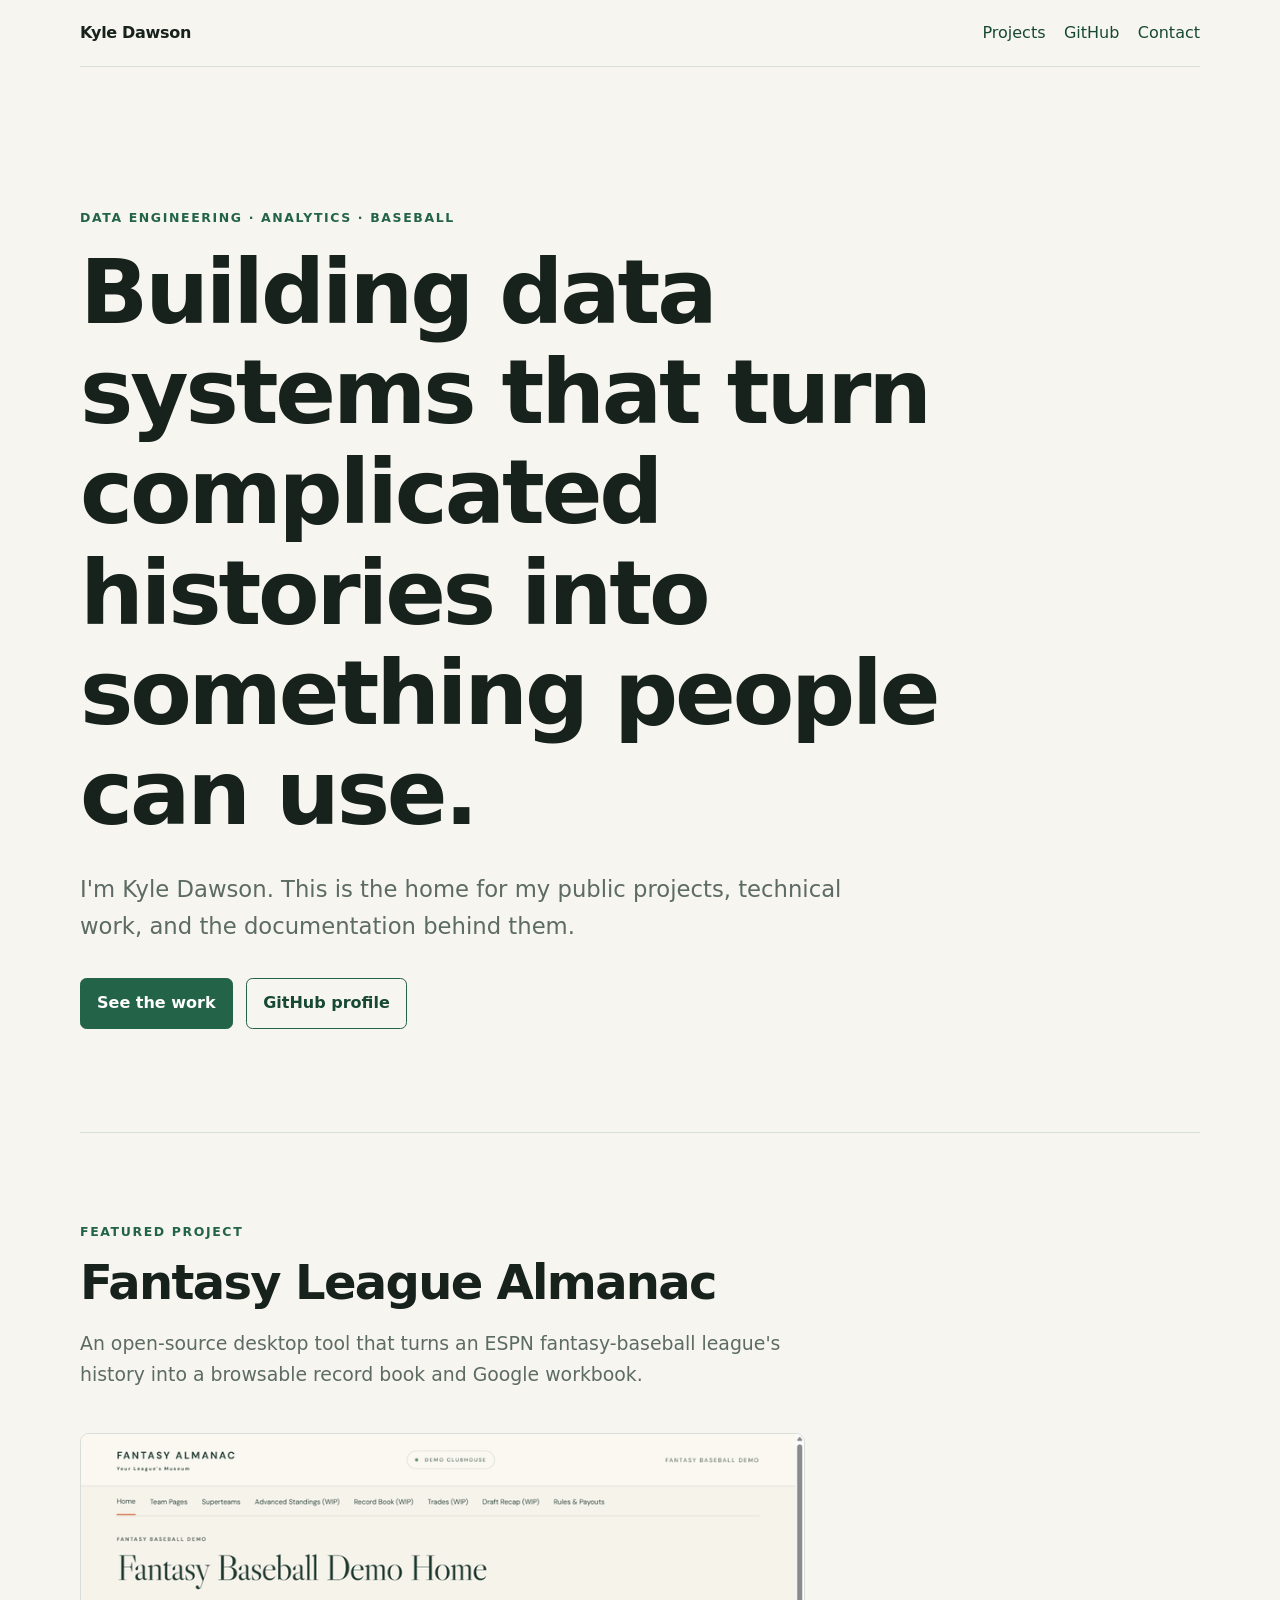
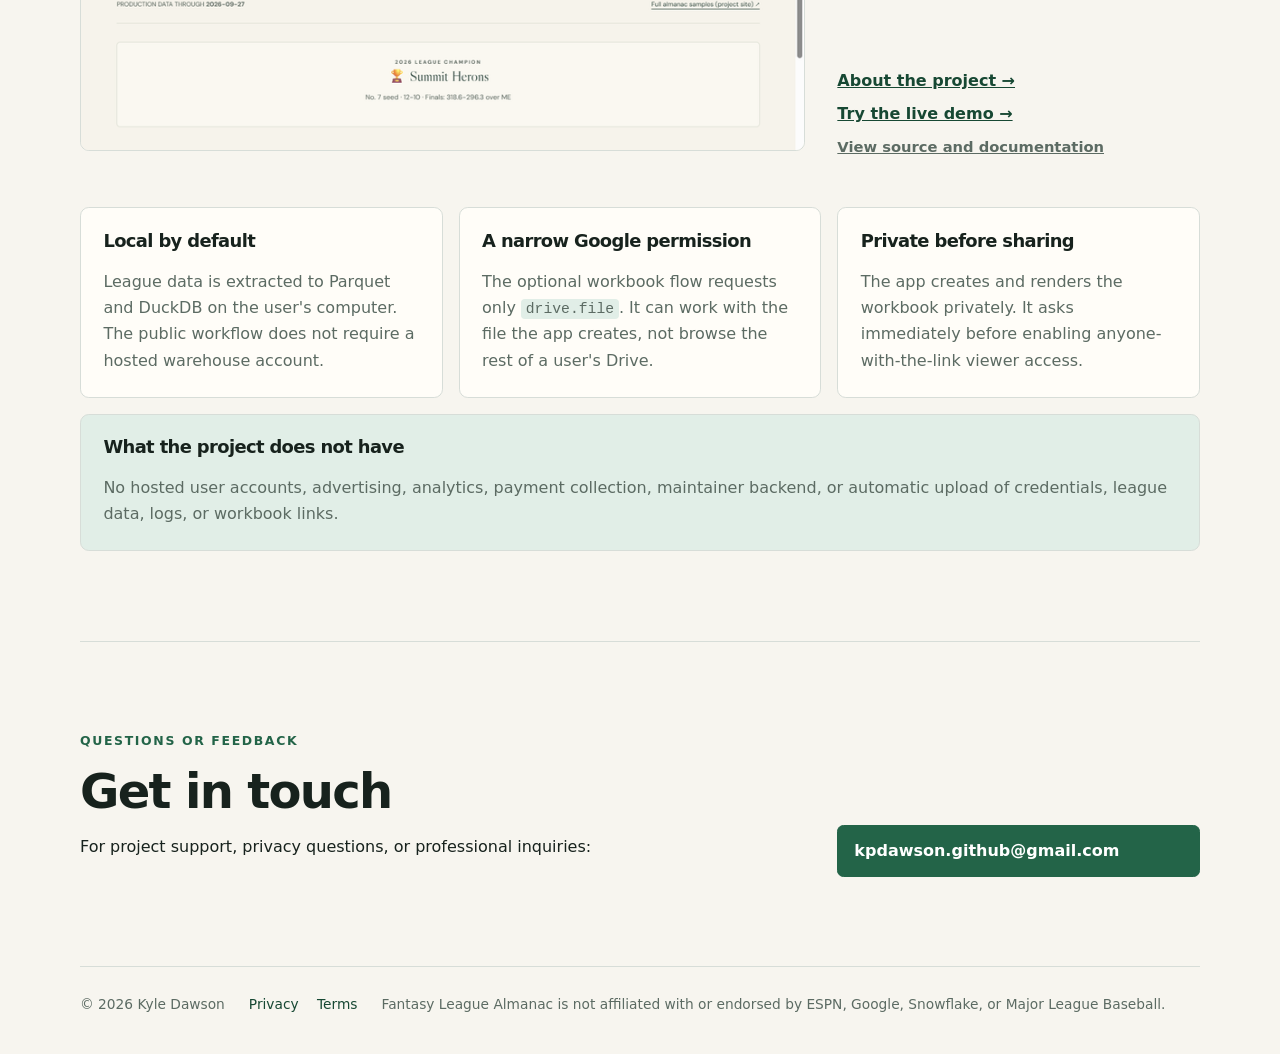
<file: index.html>
<!doctype html>
<html lang="en">
<head>
  <meta charset="utf-8">
  <meta name="viewport" content="width=device-width, initial-scale=1">
  <title>Kyle Dawson | Data projects and Fantasy League Almanac</title>
  <meta name="description" content="Kyle Dawson's personal site and the home of Fantasy League Almanac, an open-source tool for exploring ESPN fantasy-baseball history.">
  <link rel="canonical" href="https://kpdawson.com/">
  <link rel="stylesheet" href="/assets/styles.css">
</head>
<body>
  <header class="site-header">
    <a class="wordmark" href="/">Kyle Dawson</a>
    <nav aria-label="Primary navigation">
      <a href="#projects">Projects</a>
      <a href="https://github.com/KyleDawson24">GitHub</a>
      <a href="mailto:kpdawson.github@gmail.com">Contact</a>
    </nav>
  </header>

  <main>
    <section class="hero">
      <p class="eyebrow">Data engineering · analytics · baseball</p>
      <h1>Building data systems that turn complicated histories into something people can use.</h1>
      <p class="lede">I'm Kyle Dawson. This is the home for my public projects, technical work, and the documentation behind them.</p>
      <div class="actions">
        <a class="button primary" href="#projects">See the work</a>
        <a class="button secondary" href="https://github.com/KyleDawson24">GitHub profile</a>
      </div>
    </section>

    <section id="projects" class="section">
      <p class="eyebrow">Featured project</p>
      <div class="project-card">
        <div>
          <h2>Fantasy League Almanac</h2>
          <p class="project-summary">An open-source desktop tool that turns an ESPN fantasy-baseball league's history into a browsable record book and Google workbook.</p>
          <img src="/assets/demo-home.png" alt="Fantasy League Almanac demo dashboard showing the 2026 season champion block and league home page" class="project-screenshot" width="800" height="349" loading="lazy">
        </div>
        <div class="project-links">
          <a class="text-link" href="/fantasy-league-almanac/">About the project →</a>
          <a class="text-link" href="/almanac/demo/">Try the live demo →</a>
          <a class="text-link secondary-link" href="https://github.com/KyleDawson24/fantasy-league-almanac">View source and documentation</a>
        </div>
      </div>

      <div class="feature-grid">
        <article>
          <h3>Local by default</h3>
          <p>League data is extracted to Parquet and DuckDB on the user's computer. The public workflow does not require a hosted warehouse account.</p>
        </article>
        <article>
          <h3>A narrow Google permission</h3>
          <p>The optional workbook flow requests only <code>drive.file</code>. It can work with the file the app creates, not browse the rest of a user's Drive.</p>
        </article>
        <article>
          <h3>Private before sharing</h3>
          <p>The app creates and renders the workbook privately. It asks immediately before enabling anyone-with-the-link viewer access.</p>
        </article>
      </div>

      <div class="notice">
        <h3>What the project does not have</h3>
        <p>No hosted user accounts, advertising, analytics, payment collection, maintainer backend, or automatic upload of credentials, league data, logs, or workbook links.</p>
      </div>
    </section>

    <section class="section contact-card">
      <div>
        <p class="eyebrow">Questions or feedback</p>
        <h2>Get in touch</h2>
        <p>For project support, privacy questions, or professional inquiries:</p>
      </div>
      <a class="button primary" href="mailto:kpdawson.github@gmail.com">kpdawson.github@gmail.com</a>
    </section>
  </main>

  <footer>
    <span>© 2026 Kyle Dawson</span>
    <span class="footer-links">
      <a href="/privacy/">Privacy</a>
      <a href="/terms/">Terms</a>
    </span>
    <span>Fantasy League Almanac is not affiliated with or endorsed by ESPN, Google, Snowflake, or Major League Baseball.</span>
  </footer>
</body>
</html>
</file>
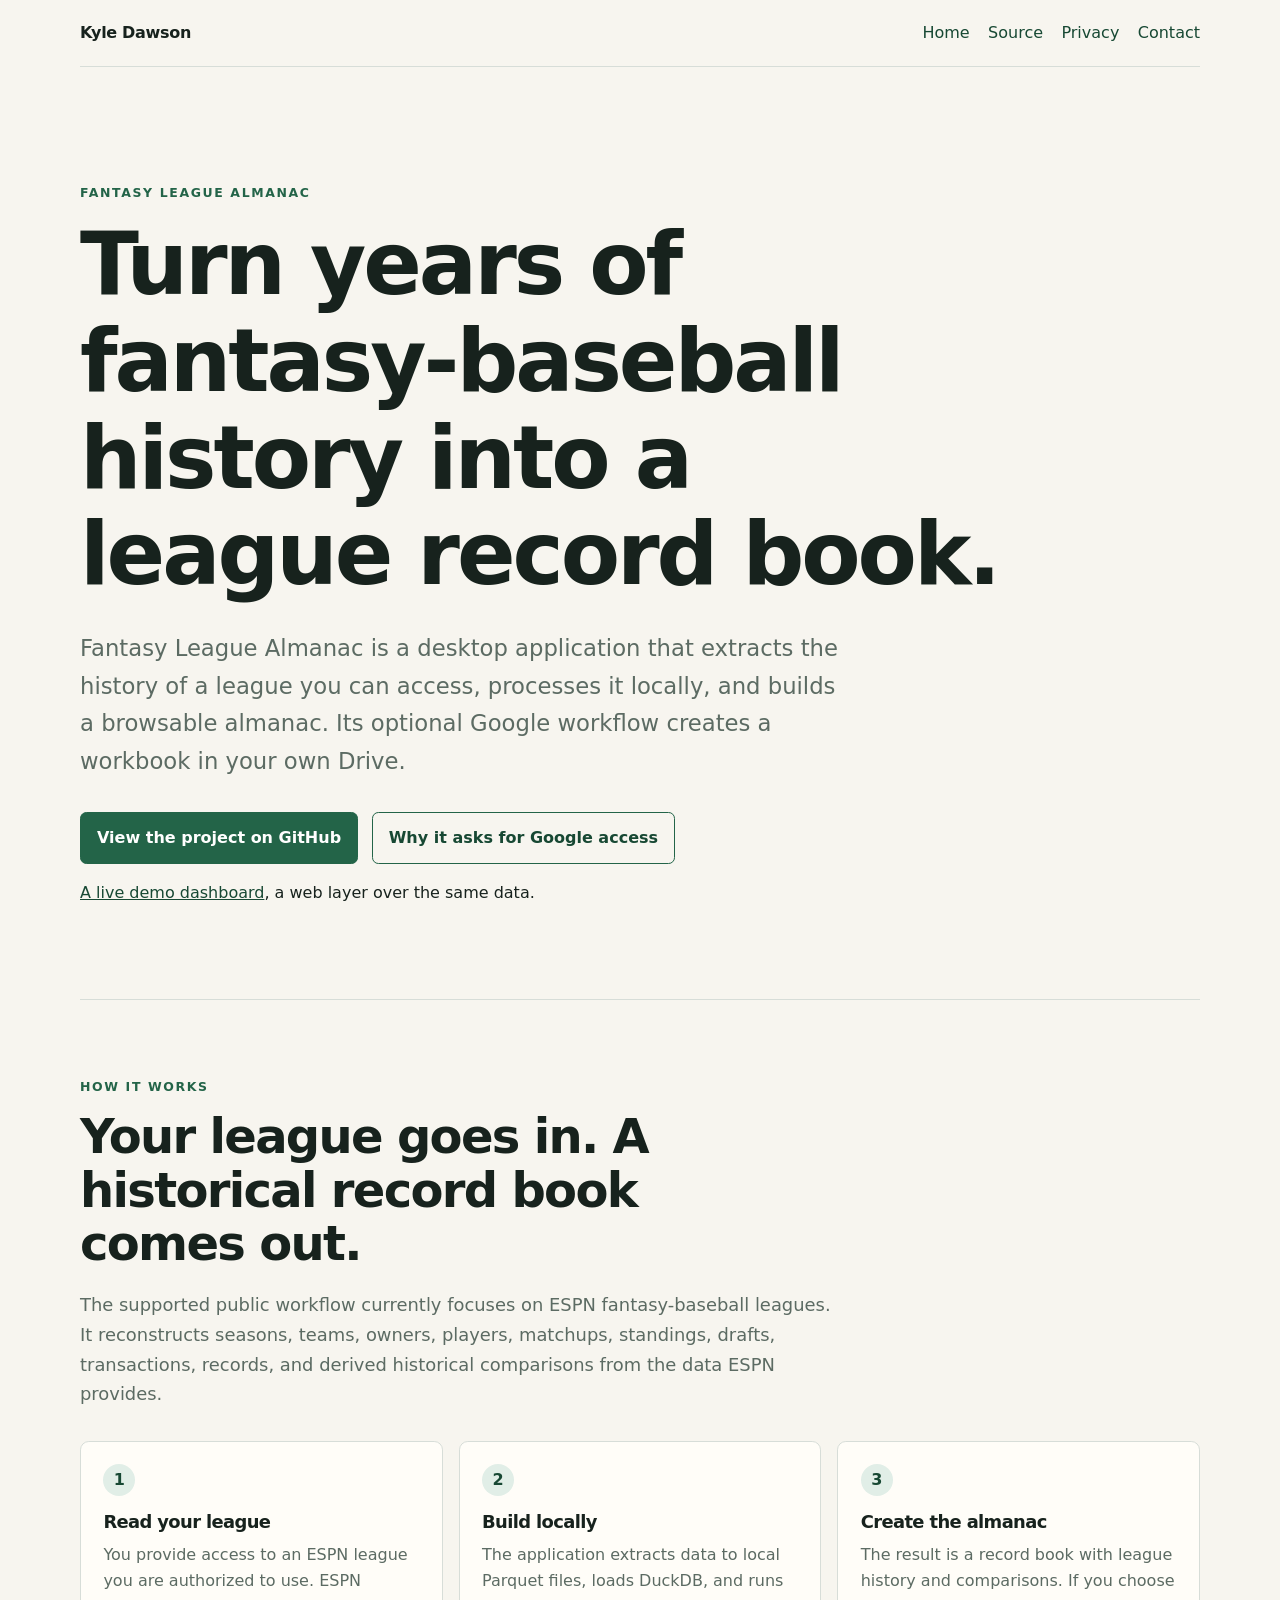
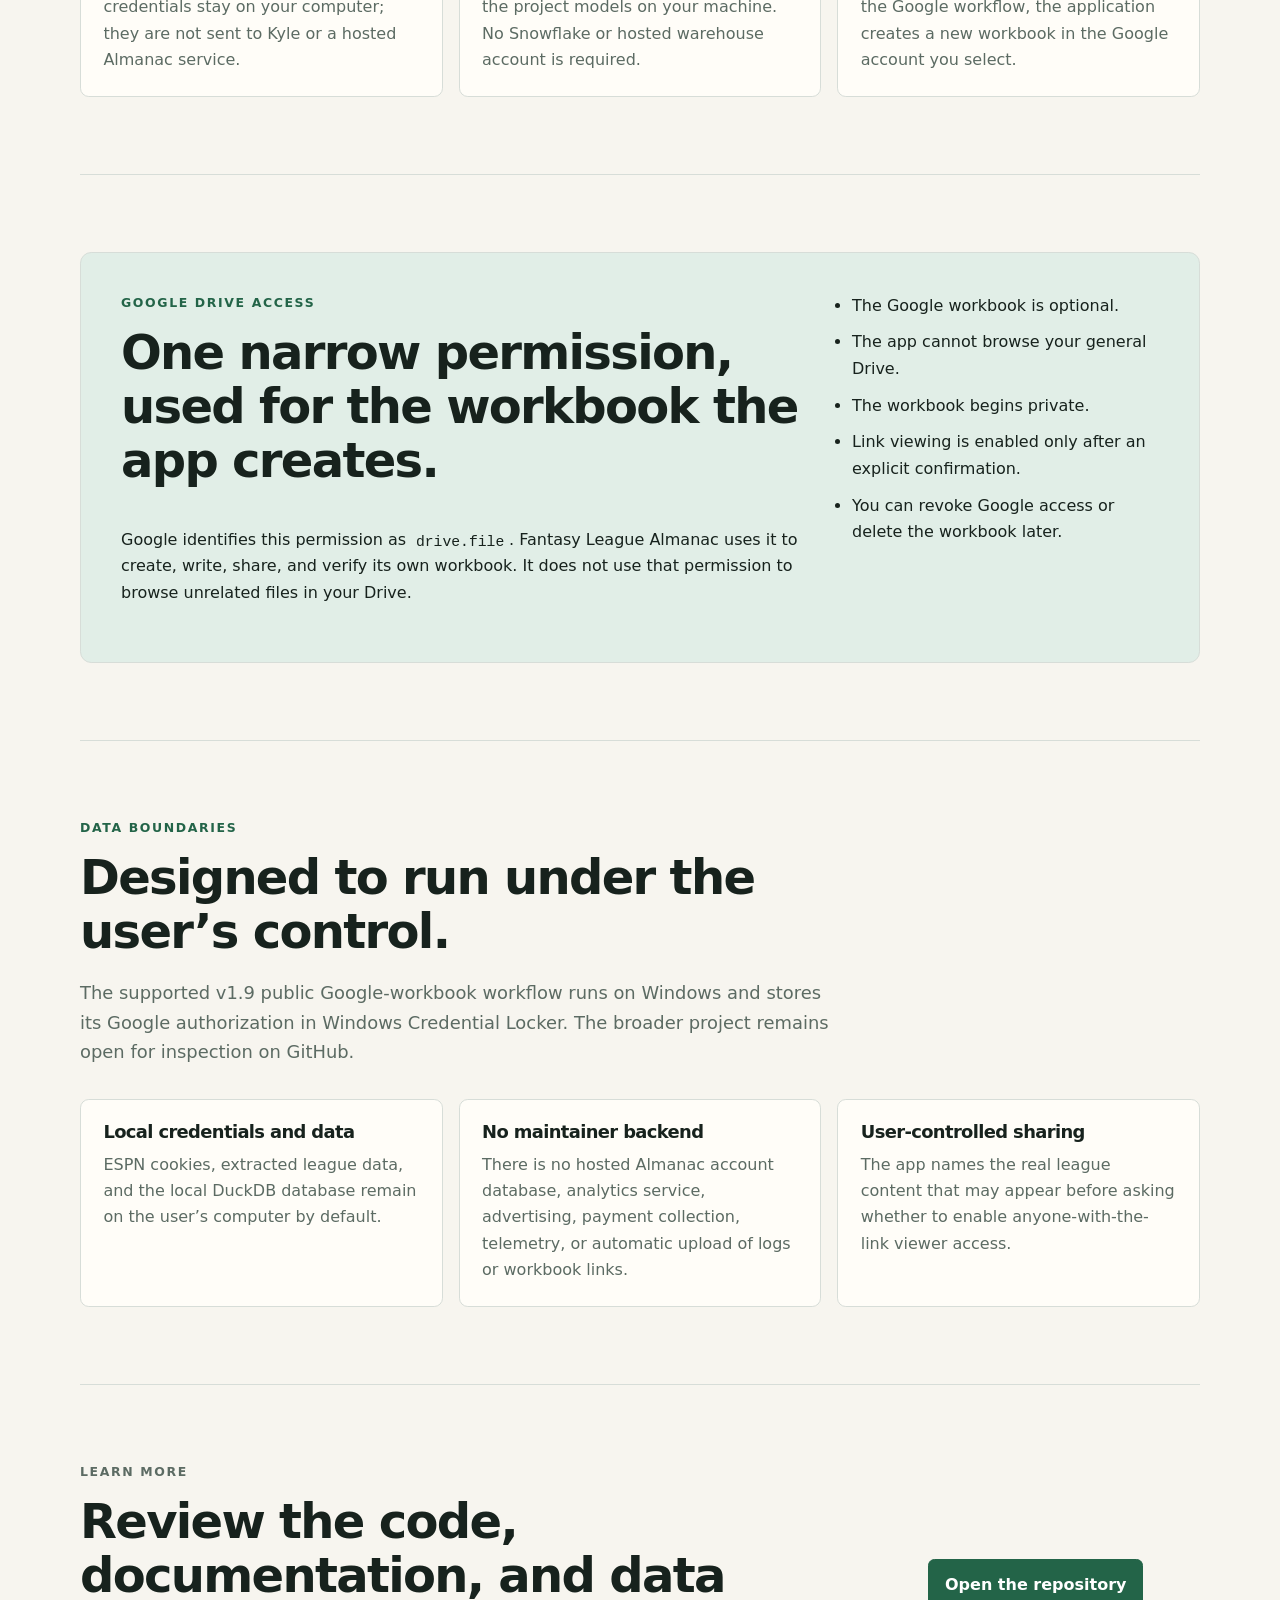
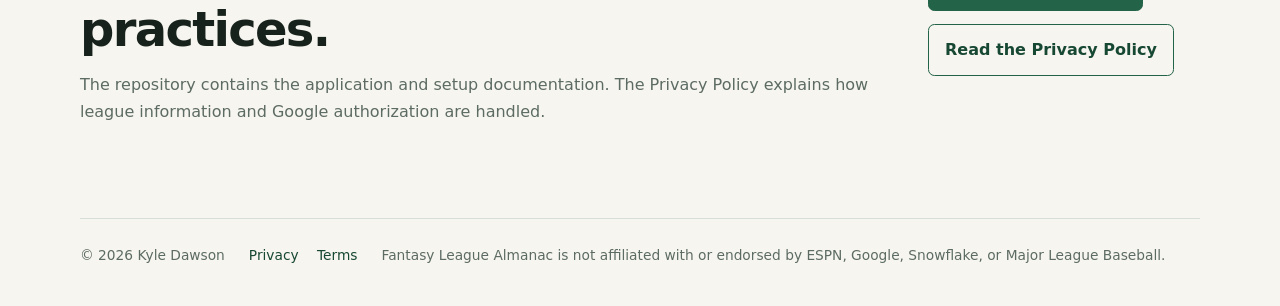
<file: almanac/index.html>
<!doctype html>
<html lang="en">
<head>
  <meta charset="utf-8">
  <meta name="viewport" content="width=device-width, initial-scale=1">
  <title>Fantasy League Almanac | Turn ESPN league history into a record book</title>
  <meta name="description" content="Fantasy League Almanac is a desktop application that turns ESPN fantasy-baseball history into a local record book and optional Google workbook.">
  <link rel="canonical" href="https://kpdawson.com/almanac/">
  <link rel="stylesheet" href="/assets/styles.css">
</head>
<body>
  <header class="site-header">
    <a class="wordmark" href="/">Kyle Dawson</a>
    <nav aria-label="Primary navigation">
      <a href="/">Home</a>
      <a href="https://github.com/KyleDawson24/fantasy-league-almanac">Source</a>
      <a href="/privacy/">Privacy</a>
      <a href="mailto:kpdawson.github@gmail.com">Contact</a>
    </nav>
  </header>

  <main>
    <section class="app-hero">
      <p class="eyebrow">Fantasy League Almanac</p>
      <h1>Turn years of fantasy-baseball history into a league record book.</h1>
      <p class="lede">Fantasy League Almanac is a desktop application that extracts the history of a league you can access, processes it locally, and builds a browsable almanac. Its optional Google workflow creates a workbook in your own Drive.</p>
      <div class="actions">
        <a class="button primary" href="https://github.com/KyleDawson24/fantasy-league-almanac">View the project on GitHub</a>
        <a class="button secondary" href="#google-access">Why it asks for Google access</a>
      </div>
      <p><a href="https://kpdawson.com/almanac/demo/">A live demo dashboard</a>, a web layer over the same data.</p>
    </section>

    <section class="app-section" aria-labelledby="how-it-works">
      <p class="eyebrow">How it works</p>
      <h2 id="how-it-works">Your league goes in. A historical record book comes out.</h2>
      <p class="section-intro">The supported public workflow currently focuses on ESPN fantasy-baseball leagues. It reconstructs seasons, teams, owners, players, matchups, standings, drafts, transactions, records, and derived historical comparisons from the data ESPN provides.</p>
      <div class="step-grid">
        <article class="step">
          <span class="step-number">1</span>
          <h3>Read your league</h3>
          <p>You provide access to an ESPN league you are authorized to use. ESPN credentials stay on your computer; they are not sent to Kyle or a hosted Almanac service.</p>
        </article>
        <article class="step">
          <span class="step-number">2</span>
          <h3>Build locally</h3>
          <p>The application extracts data to local Parquet files, loads DuckDB, and runs the project models on your machine. No Snowflake or hosted warehouse account is required.</p>
        </article>
        <article class="step">
          <span class="step-number">3</span>
          <h3>Create the almanac</h3>
          <p>The result is a record book with league history and comparisons. If you choose the Google workflow, the application creates a new workbook in the Google account you select.</p>
        </article>
      </div>
    </section>

    <section id="google-access" class="app-section">
      <div class="permission-card">
        <div>
          <p class="eyebrow">Google Drive access</p>
          <h2>One narrow permission, used for the workbook the app creates.</h2>
          <p>Google identifies this permission as <code>drive.file</code>. Fantasy League Almanac uses it to create, write, share, and verify its own workbook. It does not use that permission to browse unrelated files in your Drive.</p>
        </div>
        <ul>
          <li>The Google workbook is optional.</li>
          <li>The app cannot browse your general Drive.</li>
          <li>The workbook begins private.</li>
          <li>Link viewing is enabled only after an explicit confirmation.</li>
          <li>You can revoke Google access or delete the workbook later.</li>
        </ul>
      </div>
    </section>

    <section class="app-section" aria-labelledby="data-boundaries">
      <p class="eyebrow">Data boundaries</p>
      <h2 id="data-boundaries">Designed to run under the user’s control.</h2>
      <p class="section-intro">The supported v1.9 public Google-workbook workflow runs on Windows and stores its Google authorization in Windows Credential Locker. The broader project remains open for inspection on GitHub.</p>
      <div class="boundary-grid">
        <article class="boundary">
          <h3>Local credentials and data</h3>
          <p>ESPN cookies, extracted league data, and the local DuckDB database remain on the user’s computer by default.</p>
        </article>
        <article class="boundary">
          <h3>No maintainer backend</h3>
          <p>There is no hosted Almanac account database, analytics service, advertising, payment collection, telemetry, or automatic upload of logs or workbook links.</p>
        </article>
        <article class="boundary">
          <h3>User-controlled sharing</h3>
          <p>The app names the real league content that may appear before asking whether to enable anyone-with-the-link viewer access.</p>
        </article>
      </div>
    </section>

    <section class="app-section app-cta">
      <div>
        <p class="eyebrow">Learn more</p>
        <h2>Review the code, documentation, and data practices.</h2>
        <p>The repository contains the application and setup documentation. The Privacy Policy explains how league information and Google authorization are handled.</p>
      </div>
      <div class="actions">
        <a class="button primary" href="https://github.com/KyleDawson24/fantasy-league-almanac">Open the repository</a>
        <a class="button secondary" href="/privacy/">Read the Privacy Policy</a>
      </div>
    </section>
  </main>

  <footer>
    <span>© 2026 Kyle Dawson</span>
    <span class="footer-links">
      <a href="/privacy/">Privacy</a>
      <a href="/terms/">Terms</a>
    </span>
    <span>Fantasy League Almanac is not affiliated with or endorsed by ESPN, Google, Snowflake, or Major League Baseball.</span>
  </footer>
</body>
</html>
</file>
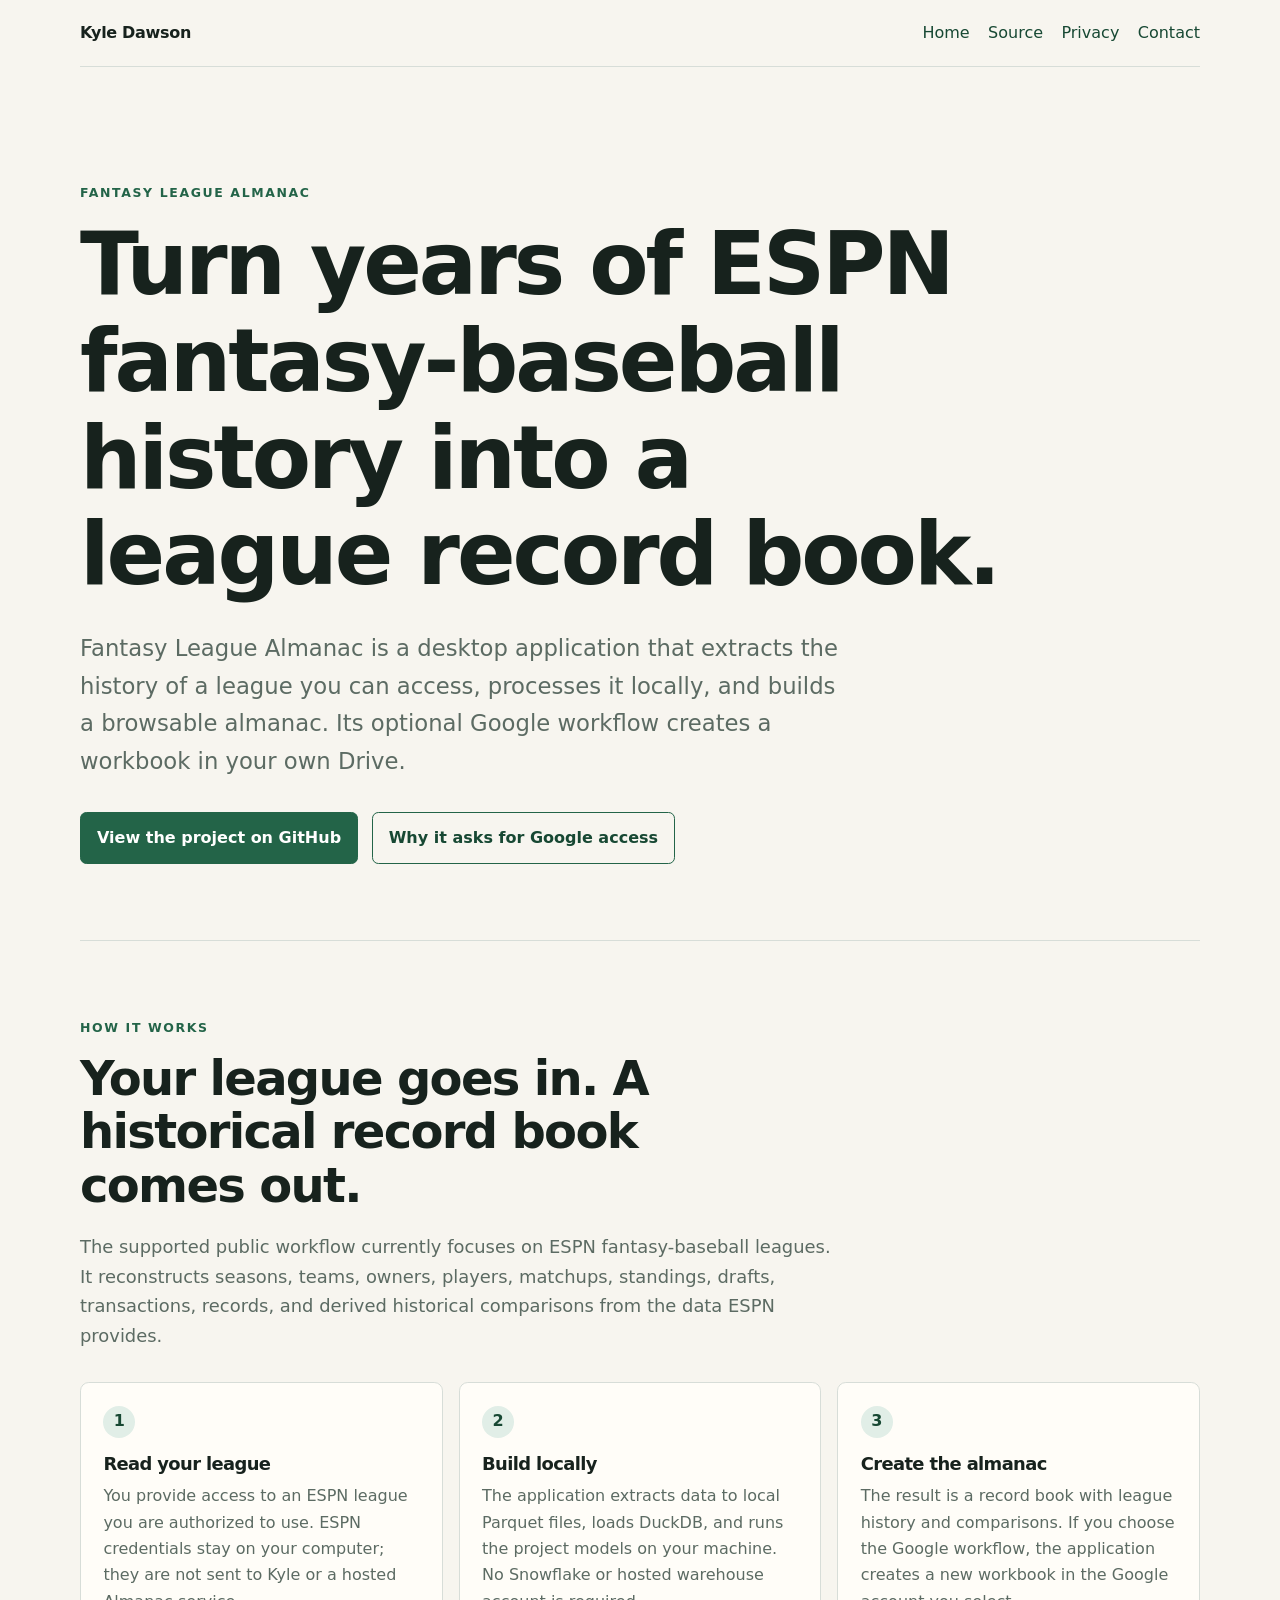
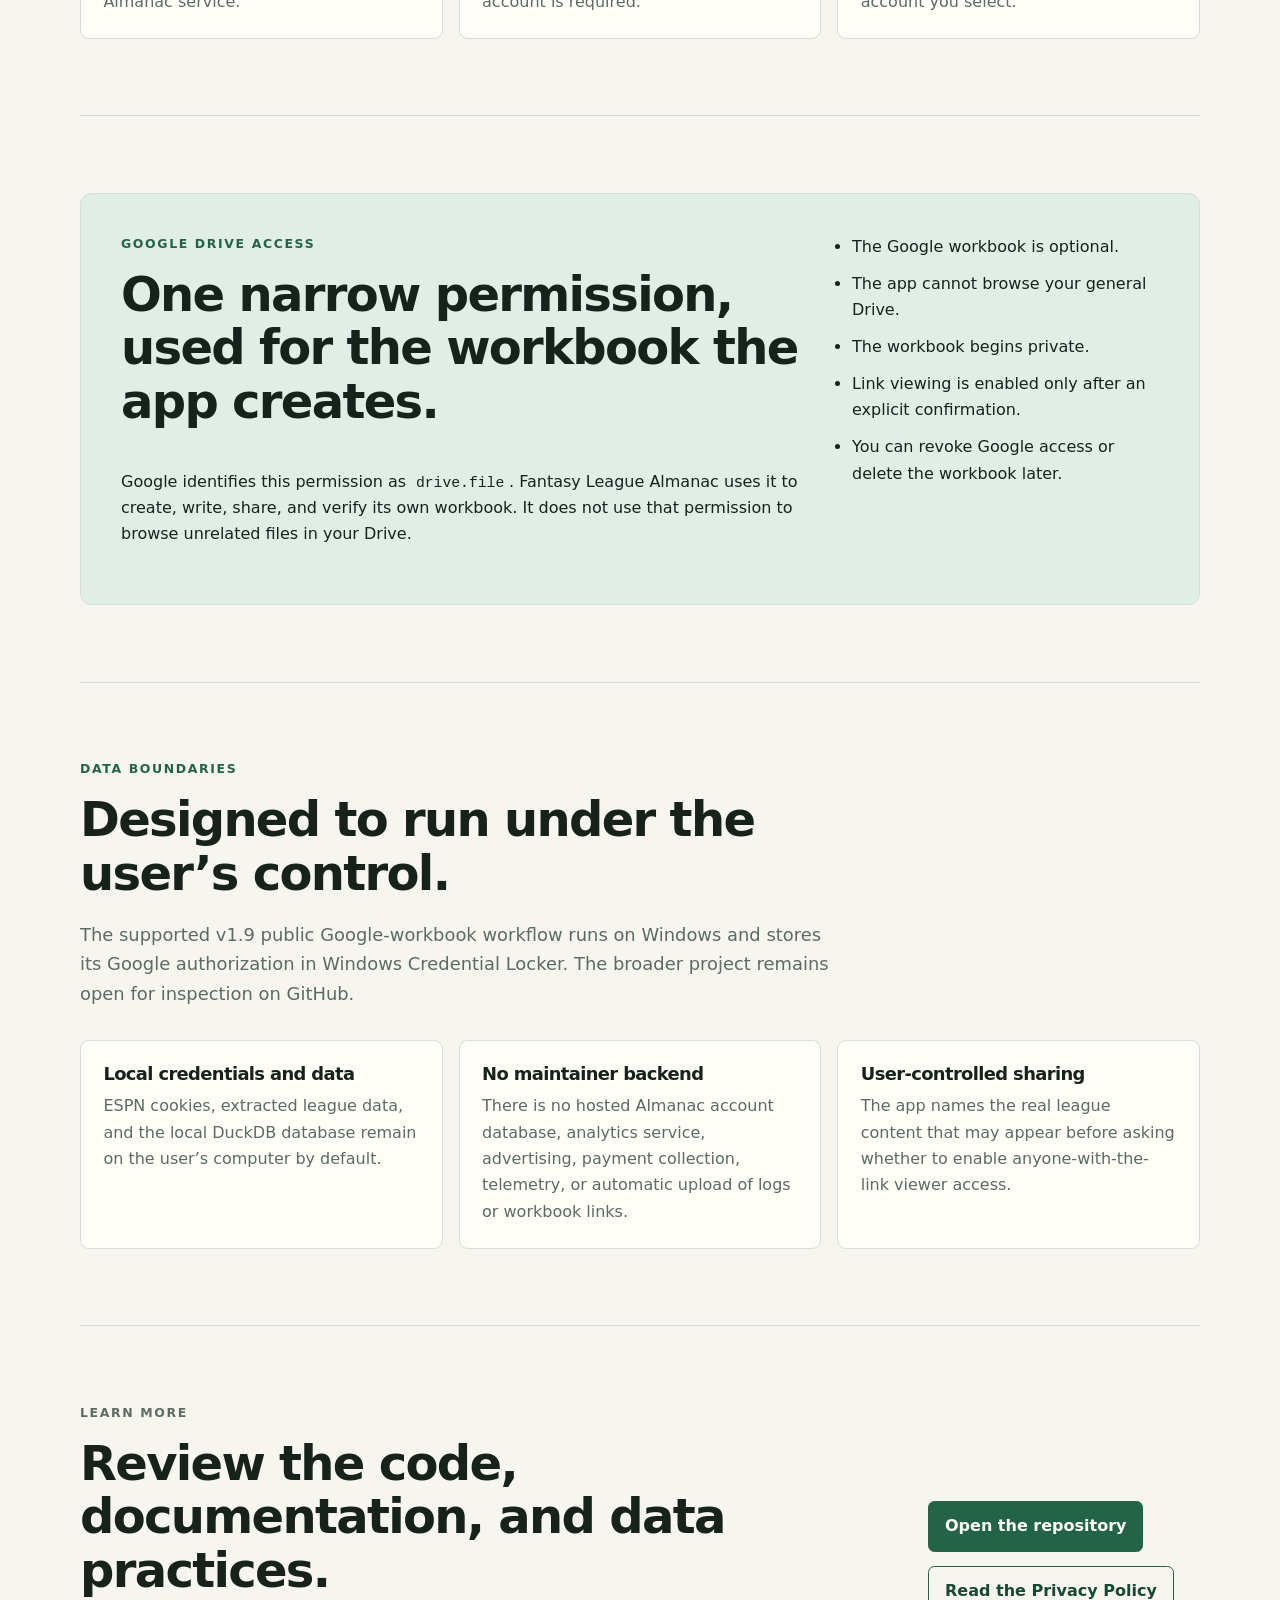
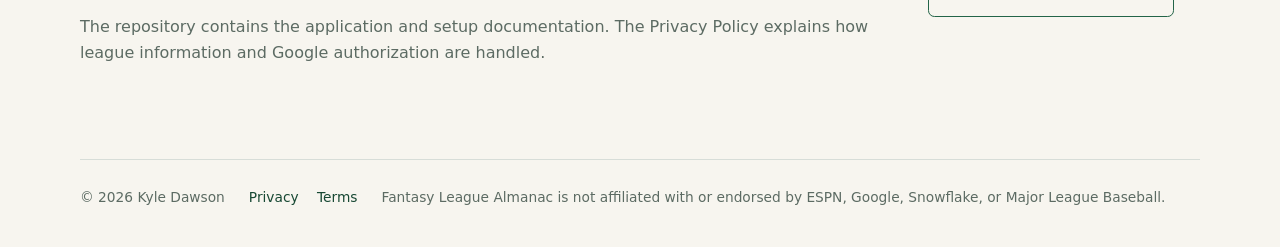
<file: fantasy-league-almanac/index.html>
<!doctype html>
<html lang="en">
<head>
  <meta charset="utf-8">
  <meta name="viewport" content="width=device-width, initial-scale=1">
  <title>Fantasy League Almanac | Turn ESPN league history into a record book</title>
  <meta name="description" content="Fantasy League Almanac is a desktop application that turns ESPN fantasy-baseball history into a local record book and optional Google workbook.">
  <link rel="canonical" href="https://kpdawson.com/fantasy-league-almanac/">
  <link rel="stylesheet" href="/assets/styles.css">
</head>
<body>
  <header class="site-header">
    <a class="wordmark" href="/">Kyle Dawson</a>
    <nav aria-label="Primary navigation">
      <a href="/">Home</a>
      <a href="https://github.com/KyleDawson24/fantasy-league-almanac">Source</a>
      <a href="/privacy/">Privacy</a>
      <a href="mailto:kpdawson.github@gmail.com">Contact</a>
    </nav>
  </header>

  <main>
    <section class="app-hero">
      <p class="eyebrow">Fantasy League Almanac</p>
      <h1>Turn years of ESPN fantasy-baseball history into a league record book.</h1>
      <p class="lede">Fantasy League Almanac is a desktop application that extracts the history of a league you can access, processes it locally, and builds a browsable almanac. Its optional Google workflow creates a workbook in your own Drive.</p>
      <div class="actions">
        <a class="button primary" href="https://github.com/KyleDawson24/fantasy-league-almanac">View the project on GitHub</a>
        <a class="button secondary" href="#google-access">Why it asks for Google access</a>
      </div>
    </section>

    <section class="app-section" aria-labelledby="how-it-works">
      <p class="eyebrow">How it works</p>
      <h2 id="how-it-works">Your league goes in. A historical record book comes out.</h2>
      <p class="section-intro">The supported public workflow currently focuses on ESPN fantasy-baseball leagues. It reconstructs seasons, teams, owners, players, matchups, standings, drafts, transactions, records, and derived historical comparisons from the data ESPN provides.</p>
      <div class="step-grid">
        <article class="step">
          <span class="step-number">1</span>
          <h3>Read your league</h3>
          <p>You provide access to an ESPN league you are authorized to use. ESPN credentials stay on your computer; they are not sent to Kyle or a hosted Almanac service.</p>
        </article>
        <article class="step">
          <span class="step-number">2</span>
          <h3>Build locally</h3>
          <p>The application extracts data to local Parquet files, loads DuckDB, and runs the project models on your machine. No Snowflake or hosted warehouse account is required.</p>
        </article>
        <article class="step">
          <span class="step-number">3</span>
          <h3>Create the almanac</h3>
          <p>The result is a record book with league history and comparisons. If you choose the Google workflow, the application creates a new workbook in the Google account you select.</p>
        </article>
      </div>
    </section>

    <section id="google-access" class="app-section">
      <div class="permission-card">
        <div>
          <p class="eyebrow">Google Drive access</p>
          <h2>One narrow permission, used for the workbook the app creates.</h2>
          <p>Google identifies this permission as <code>drive.file</code>. Fantasy League Almanac uses it to create, write, share, and verify its own workbook. It does not use that permission to browse unrelated files in your Drive.</p>
        </div>
        <ul>
          <li>The Google workbook is optional.</li>
          <li>The app cannot browse your general Drive.</li>
          <li>The workbook begins private.</li>
          <li>Link viewing is enabled only after an explicit confirmation.</li>
          <li>You can revoke Google access or delete the workbook later.</li>
        </ul>
      </div>
    </section>

    <section class="app-section" aria-labelledby="data-boundaries">
      <p class="eyebrow">Data boundaries</p>
      <h2 id="data-boundaries">Designed to run under the user’s control.</h2>
      <p class="section-intro">The supported v1.9 public Google-workbook workflow runs on Windows and stores its Google authorization in Windows Credential Locker. The broader project remains open for inspection on GitHub.</p>
      <div class="boundary-grid">
        <article class="boundary">
          <h3>Local credentials and data</h3>
          <p>ESPN cookies, extracted league data, and the local DuckDB database remain on the user’s computer by default.</p>
        </article>
        <article class="boundary">
          <h3>No maintainer backend</h3>
          <p>There is no hosted Almanac account database, analytics service, advertising, payment collection, telemetry, or automatic upload of logs or workbook links.</p>
        </article>
        <article class="boundary">
          <h3>User-controlled sharing</h3>
          <p>The app names the real league content that may appear before asking whether to enable anyone-with-the-link viewer access.</p>
        </article>
      </div>
    </section>

    <section class="app-section app-cta">
      <div>
        <p class="eyebrow">Learn more</p>
        <h2>Review the code, documentation, and data practices.</h2>
        <p>The repository contains the application and setup documentation. The Privacy Policy explains how league information and Google authorization are handled.</p>
      </div>
      <div class="actions">
        <a class="button primary" href="https://github.com/KyleDawson24/fantasy-league-almanac">Open the repository</a>
        <a class="button secondary" href="/privacy/">Read the Privacy Policy</a>
      </div>
    </section>
  </main>

  <footer>
    <span>© 2026 Kyle Dawson</span>
    <span class="footer-links">
      <a href="/privacy/">Privacy</a>
      <a href="/terms/">Terms</a>
    </span>
    <span>Fantasy League Almanac is not affiliated with or endorsed by ESPN, Google, Snowflake, or Major League Baseball.</span>
  </footer>
</body>
</html>
</file>
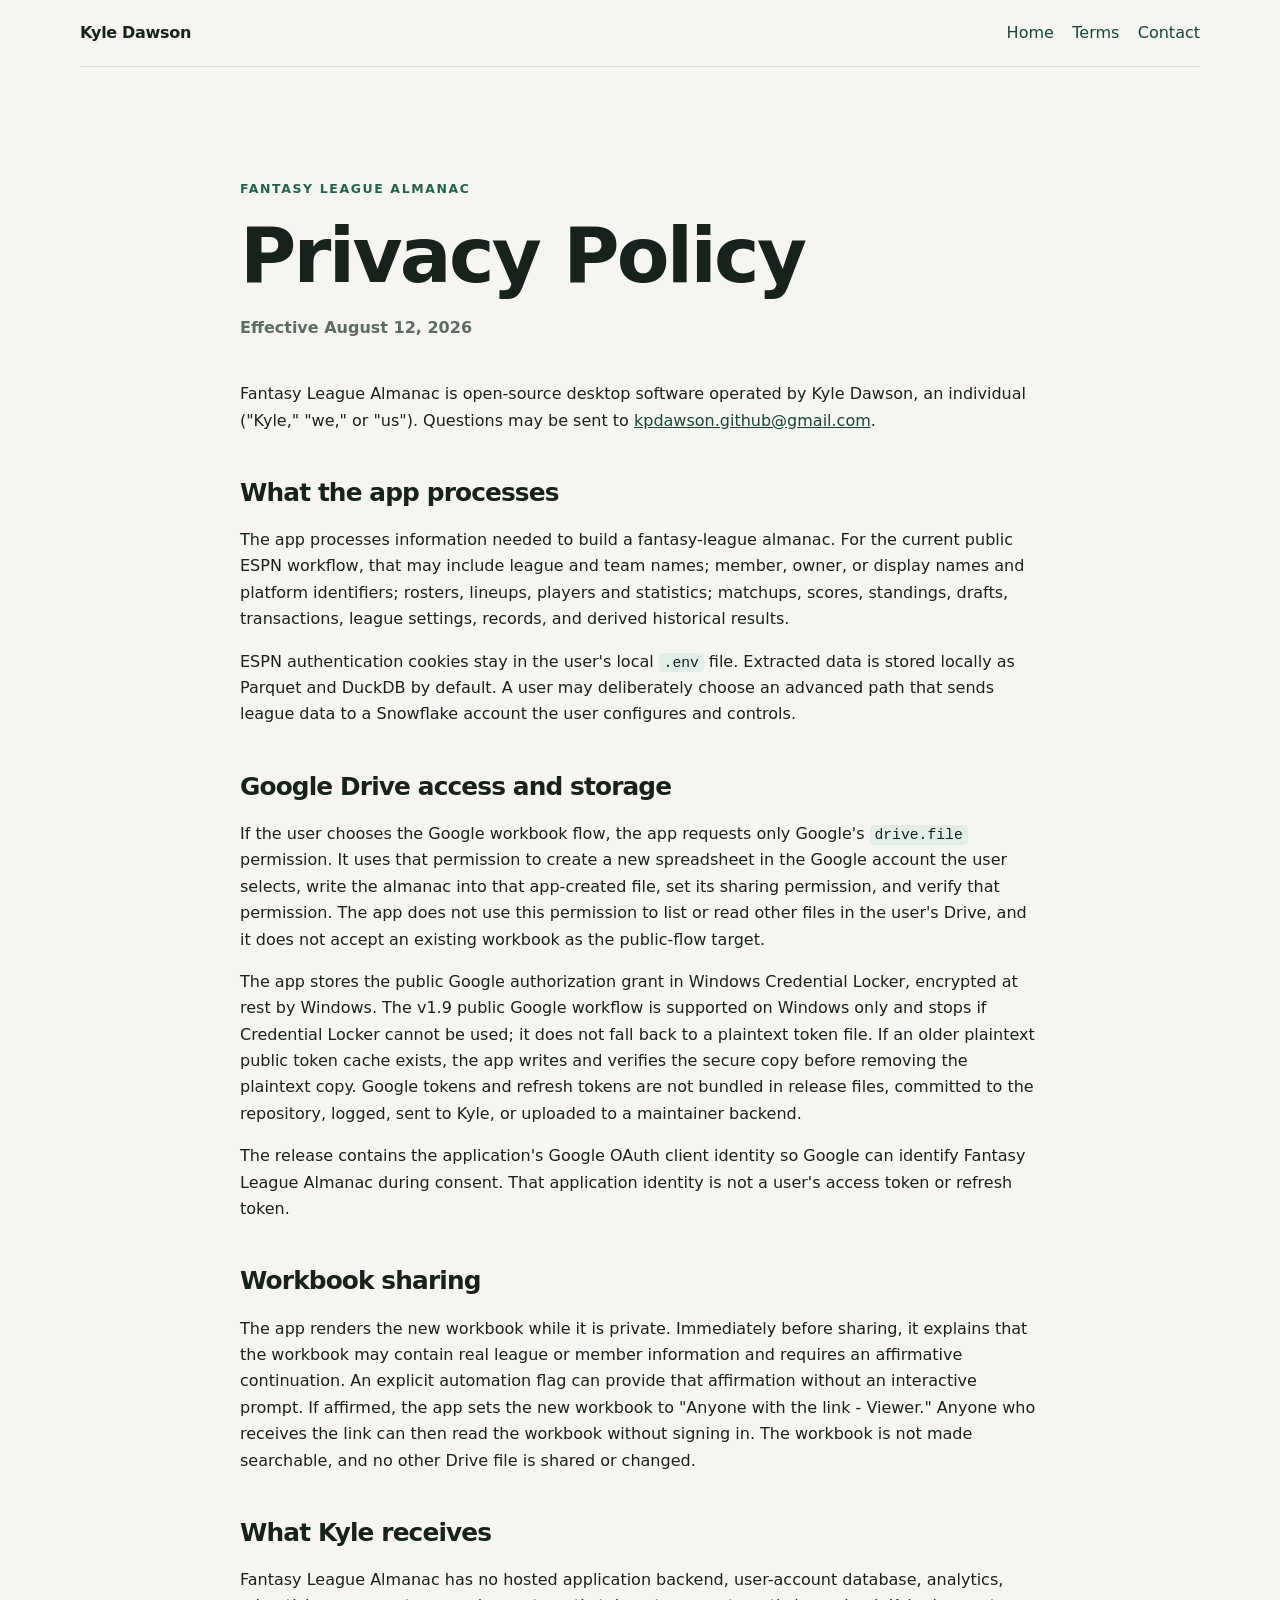
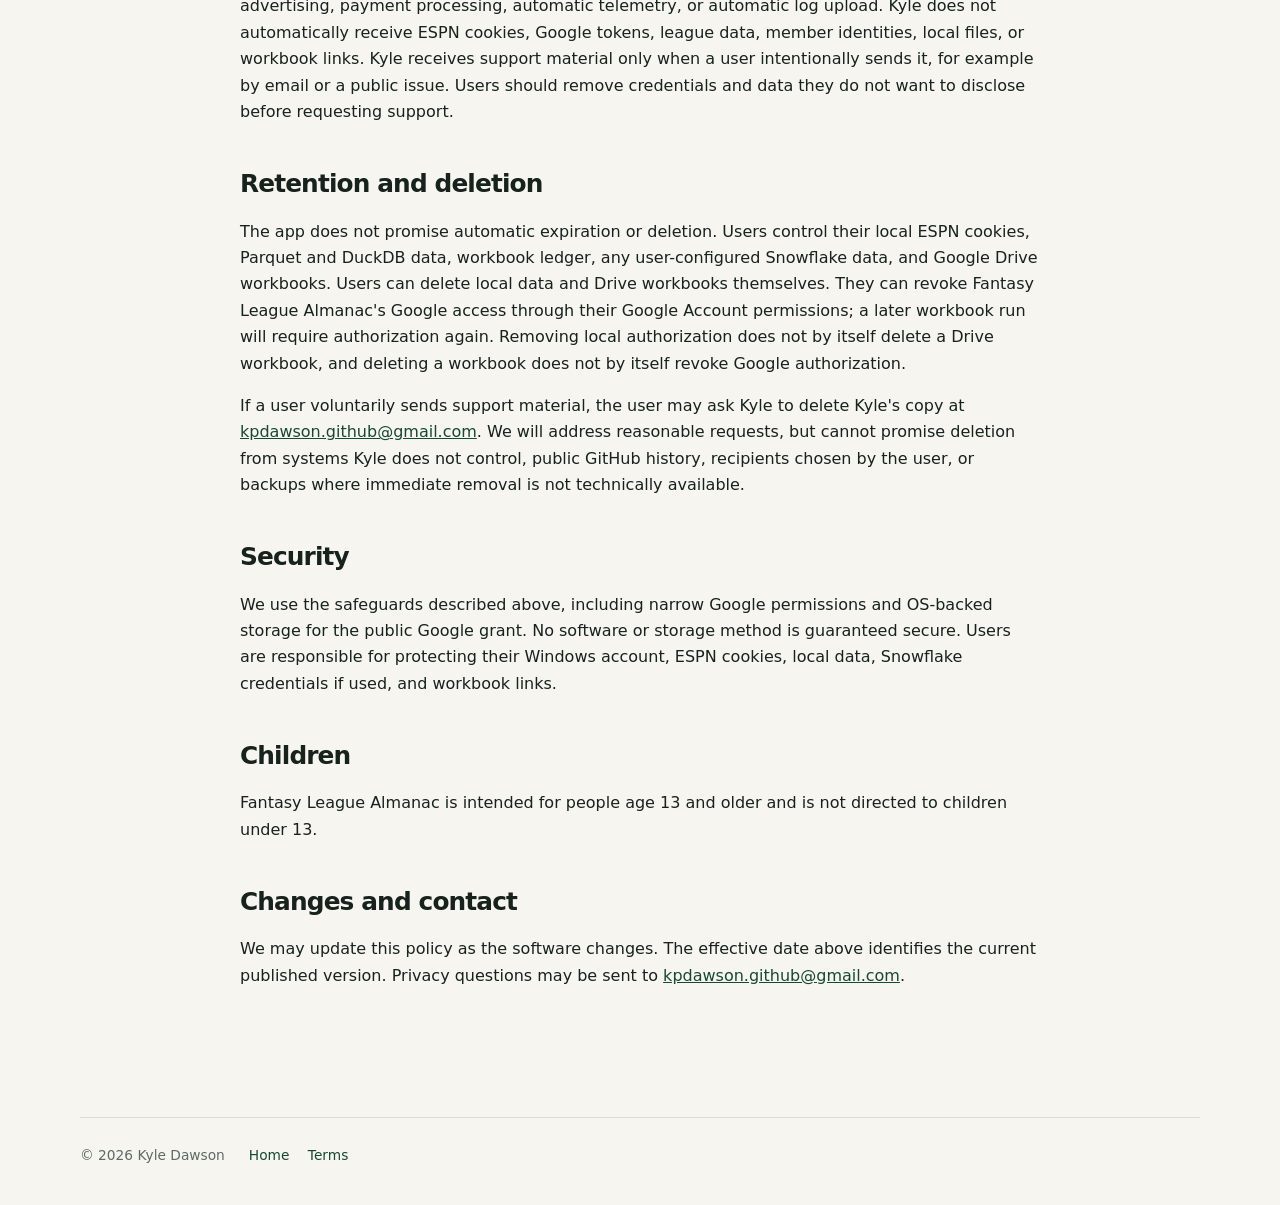
<file: privacy/index.html>
<!doctype html>
<html lang="en">
<head>
  <meta charset="utf-8">
  <meta name="viewport" content="width=device-width, initial-scale=1">
  <title>Privacy Policy | Fantasy League Almanac</title>
  <meta name="description" content="Privacy Policy for Fantasy League Almanac.">
  <link rel="canonical" href="https://kpdawson.com/privacy/">
  <link rel="stylesheet" href="/assets/styles.css">
</head>
<body>
  <header class="site-header">
    <a class="wordmark" href="/">Kyle Dawson</a>
    <nav aria-label="Primary navigation">
      <a href="/">Home</a>
      <a href="/terms/">Terms</a>
      <a href="mailto:kpdawson.github@gmail.com">Contact</a>
    </nav>
  </header>

  <main class="policy">
    <p class="eyebrow">Fantasy League Almanac</p>
    <h1>Privacy Policy</h1>
    <p class="effective">Effective August 12, 2026</p>

    <p>Fantasy League Almanac is open-source desktop software operated by Kyle Dawson, an individual ("Kyle," "we," or "us"). Questions may be sent to <a href="mailto:kpdawson.github@gmail.com">kpdawson.github@gmail.com</a>.</p>

    <h2>What the app processes</h2>
    <p>The app processes information needed to build a fantasy-league almanac. For the current public ESPN workflow, that may include league and team names; member, owner, or display names and platform identifiers; rosters, lineups, players and statistics; matchups, scores, standings, drafts, transactions, league settings, records, and derived historical results.</p>
    <p>ESPN authentication cookies stay in the user's local <code>.env</code> file. Extracted data is stored locally as Parquet and DuckDB by default. A user may deliberately choose an advanced path that sends league data to a Snowflake account the user configures and controls.</p>

    <h2>Google Drive access and storage</h2>
    <p>If the user chooses the Google workbook flow, the app requests only Google's <code>drive.file</code> permission. It uses that permission to create a new spreadsheet in the Google account the user selects, write the almanac into that app-created file, set its sharing permission, and verify that permission. The app does not use this permission to list or read other files in the user's Drive, and it does not accept an existing workbook as the public-flow target.</p>
    <p>The app stores the public Google authorization grant in Windows Credential Locker, encrypted at rest by Windows. The v1.9 public Google workflow is supported on Windows only and stops if Credential Locker cannot be used; it does not fall back to a plaintext token file. If an older plaintext public token cache exists, the app writes and verifies the secure copy before removing the plaintext copy. Google tokens and refresh tokens are not bundled in release files, committed to the repository, logged, sent to Kyle, or uploaded to a maintainer backend.</p>
    <p>The release contains the application's Google OAuth client identity so Google can identify Fantasy League Almanac during consent. That application identity is not a user's access token or refresh token.</p>

    <h2>Workbook sharing</h2>
    <p>The app renders the new workbook while it is private. Immediately before sharing, it explains that the workbook may contain real league or member information and requires an affirmative continuation. An explicit automation flag can provide that affirmation without an interactive prompt. If affirmed, the app sets the new workbook to "Anyone with the link - Viewer." Anyone who receives the link can then read the workbook without signing in. The workbook is not made searchable, and no other Drive file is shared or changed.</p>

    <h2>What Kyle receives</h2>
    <p>Fantasy League Almanac has no hosted application backend, user-account database, analytics, advertising, payment processing, automatic telemetry, or automatic log upload. Kyle does not automatically receive ESPN cookies, Google tokens, league data, member identities, local files, or workbook links. Kyle receives support material only when a user intentionally sends it, for example by email or a public issue. Users should remove credentials and data they do not want to disclose before requesting support.</p>

    <h2>Retention and deletion</h2>
    <p>The app does not promise automatic expiration or deletion. Users control their local ESPN cookies, Parquet and DuckDB data, workbook ledger, any user-configured Snowflake data, and Google Drive workbooks. Users can delete local data and Drive workbooks themselves. They can revoke Fantasy League Almanac's Google access through their Google Account permissions; a later workbook run will require authorization again. Removing local authorization does not by itself delete a Drive workbook, and deleting a workbook does not by itself revoke Google authorization.</p>
    <p>If a user voluntarily sends support material, the user may ask Kyle to delete Kyle's copy at <a href="mailto:kpdawson.github@gmail.com">kpdawson.github@gmail.com</a>. We will address reasonable requests, but cannot promise deletion from systems Kyle does not control, public GitHub history, recipients chosen by the user, or backups where immediate removal is not technically available.</p>

    <h2>Security</h2>
    <p>We use the safeguards described above, including narrow Google permissions and OS-backed storage for the public Google grant. No software or storage method is guaranteed secure. Users are responsible for protecting their Windows account, ESPN cookies, local data, Snowflake credentials if used, and workbook links.</p>

    <h2>Children</h2>
    <p>Fantasy League Almanac is intended for people age 13 and older and is not directed to children under 13.</p>

    <h2>Changes and contact</h2>
    <p>We may update this policy as the software changes. The effective date above identifies the current published version. Privacy questions may be sent to <a href="mailto:kpdawson.github@gmail.com">kpdawson.github@gmail.com</a>.</p>
  </main>

  <footer>
    <span>© 2026 Kyle Dawson</span>
    <span class="footer-links"><a href="/">Home</a><a href="/terms/">Terms</a></span>
  </footer>
</body>
</html>
</file>
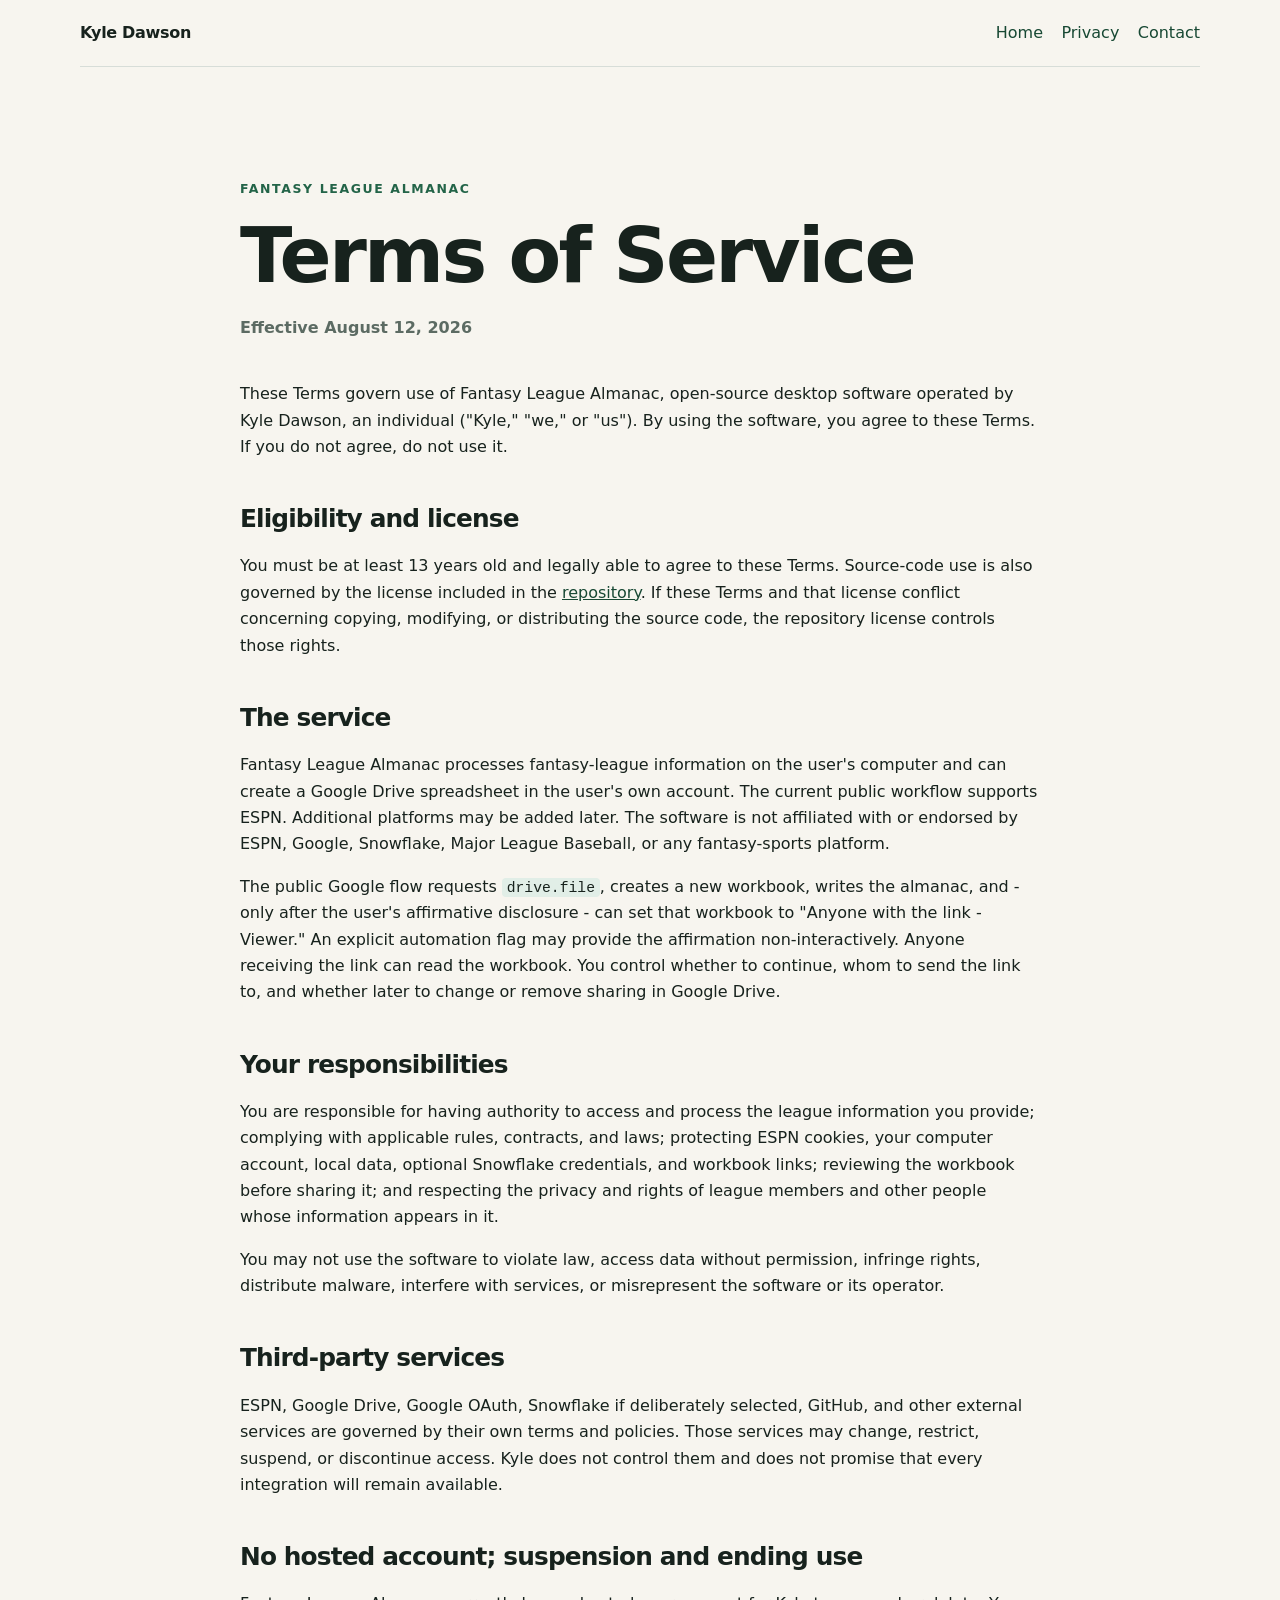
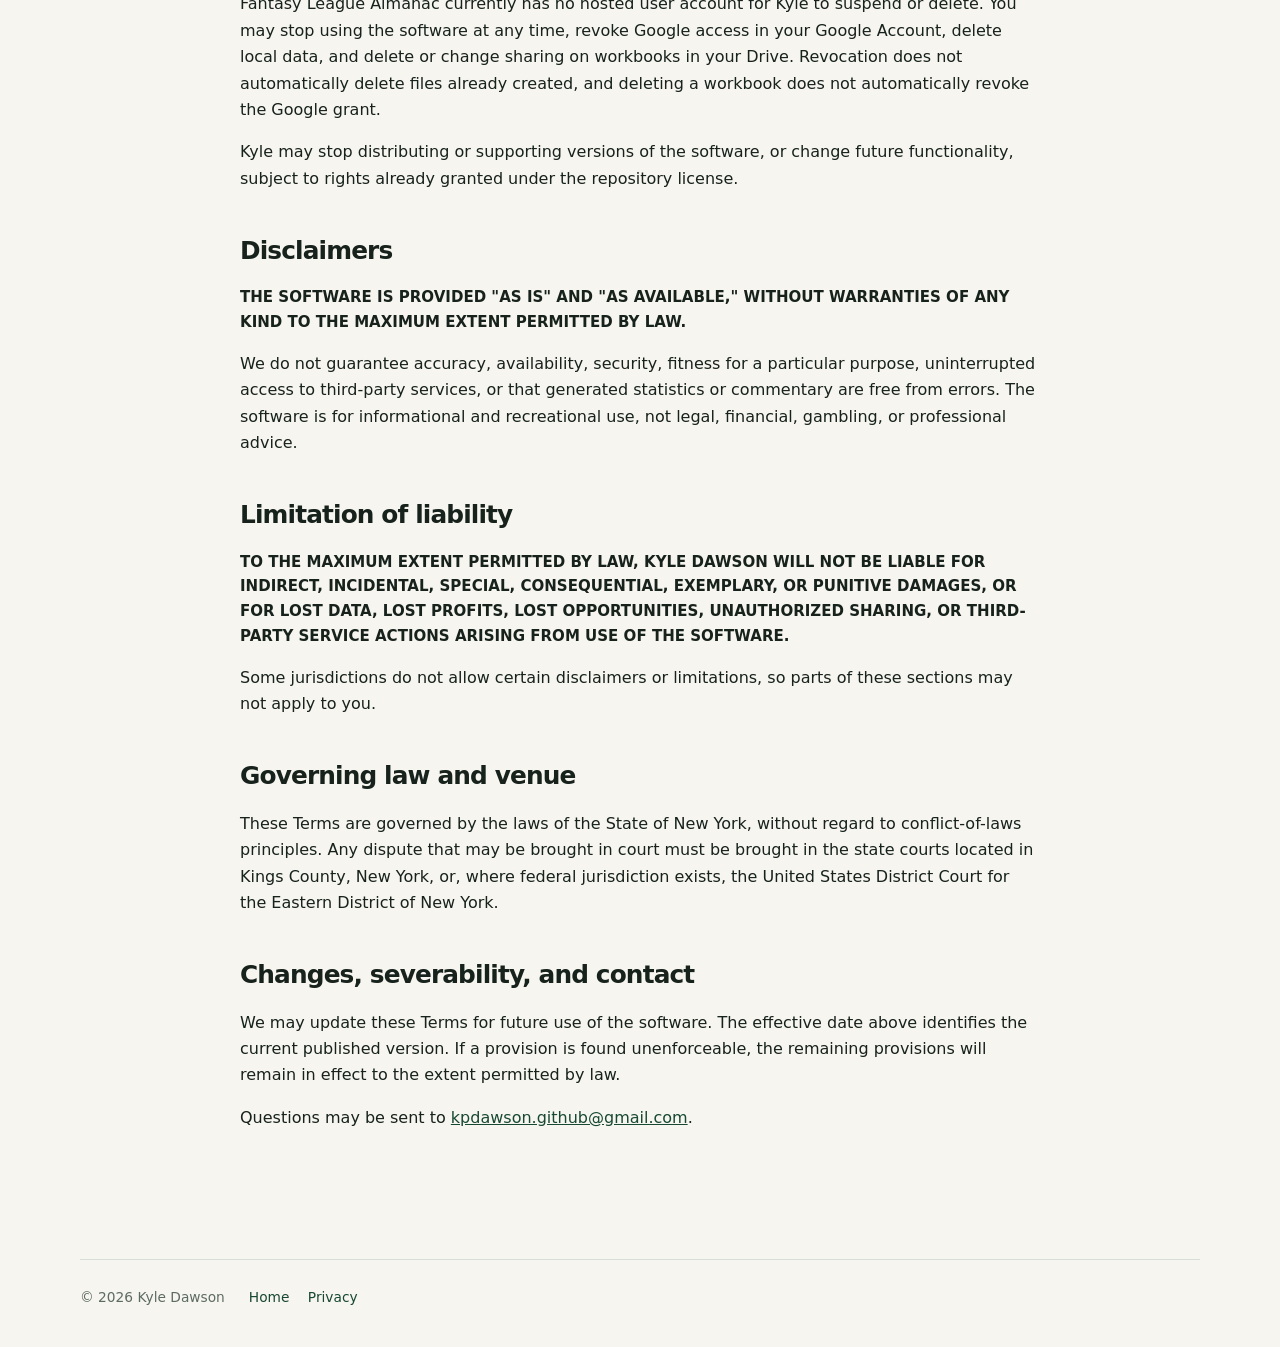
<file: terms/index.html>
<!doctype html>
<html lang="en">
<head>
  <meta charset="utf-8">
  <meta name="viewport" content="width=device-width, initial-scale=1">
  <title>Terms of Service | Fantasy League Almanac</title>
  <meta name="description" content="Terms of Service for Fantasy League Almanac.">
  <link rel="canonical" href="https://kpdawson.com/terms/">
  <link rel="stylesheet" href="/assets/styles.css">
</head>
<body>
  <header class="site-header">
    <a class="wordmark" href="/">Kyle Dawson</a>
    <nav aria-label="Primary navigation">
      <a href="/">Home</a>
      <a href="/privacy/">Privacy</a>
      <a href="mailto:kpdawson.github@gmail.com">Contact</a>
    </nav>
  </header>

  <main class="policy">
    <p class="eyebrow">Fantasy League Almanac</p>
    <h1>Terms of Service</h1>
    <p class="effective">Effective August 12, 2026</p>

    <p>These Terms govern use of Fantasy League Almanac, open-source desktop software operated by Kyle Dawson, an individual ("Kyle," "we," or "us"). By using the software, you agree to these Terms. If you do not agree, do not use it.</p>

    <h2>Eligibility and license</h2>
    <p>You must be at least 13 years old and legally able to agree to these Terms. Source-code use is also governed by the license included in the <a href="https://github.com/KyleDawson24/fantasy-league-almanac">repository</a>. If these Terms and that license conflict concerning copying, modifying, or distributing the source code, the repository license controls those rights.</p>

    <h2>The service</h2>
    <p>Fantasy League Almanac processes fantasy-league information on the user's computer and can create a Google Drive spreadsheet in the user's own account. The current public workflow supports ESPN. Additional platforms may be added later. The software is not affiliated with or endorsed by ESPN, Google, Snowflake, Major League Baseball, or any fantasy-sports platform.</p>
    <p>The public Google flow requests <code>drive.file</code>, creates a new workbook, writes the almanac, and - only after the user's affirmative disclosure - can set that workbook to "Anyone with the link - Viewer." An explicit automation flag may provide the affirmation non-interactively. Anyone receiving the link can read the workbook. You control whether to continue, whom to send the link to, and whether later to change or remove sharing in Google Drive.</p>

    <h2>Your responsibilities</h2>
    <p>You are responsible for having authority to access and process the league information you provide; complying with applicable rules, contracts, and laws; protecting ESPN cookies, your computer account, local data, optional Snowflake credentials, and workbook links; reviewing the workbook before sharing it; and respecting the privacy and rights of league members and other people whose information appears in it.</p>
    <p>You may not use the software to violate law, access data without permission, infringe rights, distribute malware, interfere with services, or misrepresent the software or its operator.</p>

    <h2>Third-party services</h2>
    <p>ESPN, Google Drive, Google OAuth, Snowflake if deliberately selected, GitHub, and other external services are governed by their own terms and policies. Those services may change, restrict, suspend, or discontinue access. Kyle does not control them and does not promise that every integration will remain available.</p>

    <h2>No hosted account; suspension and ending use</h2>
    <p>Fantasy League Almanac currently has no hosted user account for Kyle to suspend or delete. You may stop using the software at any time, revoke Google access in your Google Account, delete local data, and delete or change sharing on workbooks in your Drive. Revocation does not automatically delete files already created, and deleting a workbook does not automatically revoke the Google grant.</p>
    <p>Kyle may stop distributing or supporting versions of the software, or change future functionality, subject to rights already granted under the repository license.</p>

    <h2>Disclaimers</h2>
    <p class="legal-emphasis">THE SOFTWARE IS PROVIDED "AS IS" AND "AS AVAILABLE," WITHOUT WARRANTIES OF ANY KIND TO THE MAXIMUM EXTENT PERMITTED BY LAW.</p>
    <p>We do not guarantee accuracy, availability, security, fitness for a particular purpose, uninterrupted access to third-party services, or that generated statistics or commentary are free from errors. The software is for informational and recreational use, not legal, financial, gambling, or professional advice.</p>

    <h2>Limitation of liability</h2>
    <p class="legal-emphasis">TO THE MAXIMUM EXTENT PERMITTED BY LAW, KYLE DAWSON WILL NOT BE LIABLE FOR INDIRECT, INCIDENTAL, SPECIAL, CONSEQUENTIAL, EXEMPLARY, OR PUNITIVE DAMAGES, OR FOR LOST DATA, LOST PROFITS, LOST OPPORTUNITIES, UNAUTHORIZED SHARING, OR THIRD-PARTY SERVICE ACTIONS ARISING FROM USE OF THE SOFTWARE.</p>
    <p>Some jurisdictions do not allow certain disclaimers or limitations, so parts of these sections may not apply to you.</p>

    <h2>Governing law and venue</h2>
    <p>These Terms are governed by the laws of the State of New York, without regard to conflict-of-laws principles. Any dispute that may be brought in court must be brought in the state courts located in Kings County, New York, or, where federal jurisdiction exists, the United States District Court for the Eastern District of New York.</p>

    <h2>Changes, severability, and contact</h2>
    <p>We may update these Terms for future use of the software. The effective date above identifies the current published version. If a provision is found unenforceable, the remaining provisions will remain in effect to the extent permitted by law.</p>
    <p>Questions may be sent to <a href="mailto:kpdawson.github@gmail.com">kpdawson.github@gmail.com</a>.</p>
  </main>

  <footer>
    <span>© 2026 Kyle Dawson</span>
    <span class="footer-links"><a href="/">Home</a><a href="/privacy/">Privacy</a></span>
  </footer>
</body>
</html>
</file>
<file: assets/styles.css>
:root {
  color-scheme: light;
  --ink: #17221d;
  --muted: #5c6b63;
  --paper: #f7f5ef;
  --surface: #fffdf8;
  --line: #d7ddd8;
  --accent: #236448;
  --accent-dark: #174833;
  --accent-soft: #e1eee7;
  --max: 70rem;
}

* { box-sizing: border-box; }

html { scroll-behavior: smooth; }

body {
  margin: 0;
  background: var(--paper);
  color: var(--ink);
  font-family: Inter, ui-sans-serif, system-ui, -apple-system, BlinkMacSystemFont, "Segoe UI", sans-serif;
  font-size: 1rem;
  line-height: 1.65;
}

a { color: var(--accent-dark); }
a:hover { color: var(--accent); }

.site-header {
  width: min(calc(100% - 2rem), var(--max));
  margin: 0 auto;
  padding: 1.25rem 0;
  display: flex;
  justify-content: space-between;
  align-items: center;
  gap: 1rem;
  border-bottom: 1px solid var(--line);
}

.wordmark {
  color: var(--ink);
  font-weight: 800;
  letter-spacing: -0.02em;
  text-decoration: none;
}

nav, .footer-links {
  display: flex;
  flex-wrap: wrap;
  gap: 1.15rem;
}

nav a, .footer-links a { text-decoration: none; }

main {
  width: min(calc(100% - 2rem), var(--max));
  margin: 0 auto;
}

.hero {
  padding: clamp(5rem, 11vw, 9rem) 0 clamp(4rem, 8vw, 7rem);
  max-width: 58rem;
}

.eyebrow {
  margin: 0 0 0.8rem;
  color: var(--accent);
  font-size: 0.78rem;
  font-weight: 800;
  letter-spacing: 0.13em;
  text-transform: uppercase;
}

h1, h2, h3 {
  line-height: 1.12;
  letter-spacing: -0.035em;
}

h1 {
  max-width: 58rem;
  margin: 0;
  font-size: clamp(2.6rem, 7vw, 5.8rem);
}

h2 { font-size: clamp(1.8rem, 4vw, 3rem); }
h3 { font-size: 1.12rem; }

.lede {
  max-width: 48rem;
  margin: 1.7rem 0 0;
  color: var(--muted);
  font-size: clamp(1.12rem, 2.2vw, 1.42rem);
}

.actions {
  display: flex;
  flex-wrap: wrap;
  gap: 0.85rem;
  margin-top: 2rem;
}

.button {
  display: inline-block;
  padding: 0.72rem 1rem;
  border: 1px solid var(--accent);
  border-radius: 0.4rem;
  font-weight: 700;
  text-decoration: none;
}

.button.primary { background: var(--accent); color: white; }
.button.primary:hover { background: var(--accent-dark); }
.button.secondary { background: transparent; }

.section {
  padding: clamp(3.5rem, 7vw, 6rem) 0;
  border-top: 1px solid var(--line);
}

.project-card, .contact-card {
  display: grid;
  grid-template-columns: minmax(0, 2fr) minmax(12rem, 1fr);
  align-items: end;
  gap: 2rem;
}

.project-card h2, .contact-card h2 { margin: 0; }
.project-summary { max-width: 48rem; color: var(--muted); font-size: 1.18rem; }
.text-link { font-weight: 750; }
.project-links { display: grid; gap: 0.45rem; }
.secondary-link { color: var(--muted); font-size: 0.92rem; font-weight: 650; }
.project-screenshot { width: 100%; max-width: 48rem; height: auto; margin-top: 1.5rem; border: 1px solid var(--line); border-radius: 0.55rem; }

.feature-grid {
  display: grid;
  grid-template-columns: repeat(3, minmax(0, 1fr));
  gap: 1rem;
  margin-top: 3rem;
}

.feature-grid article, .notice {
  padding: 1.4rem;
  background: var(--surface);
  border: 1px solid var(--line);
  border-radius: 0.55rem;
}

.feature-grid h3, .notice h3 { margin-top: 0; }
.feature-grid p, .notice p { margin-bottom: 0; color: var(--muted); }
.notice { margin-top: 1rem; background: var(--accent-soft); }

.app-hero {
  padding: clamp(4.5rem, 9vw, 7.5rem) 0 clamp(3rem, 6vw, 5rem);
  max-width: 60rem;
}

.app-hero h1 { font-size: clamp(2.7rem, 7vw, 5.4rem); }

.app-section {
  padding: clamp(3rem, 6vw, 5rem) 0;
  border-top: 1px solid var(--line);
}

.app-section > h2 {
  max-width: 45rem;
  margin: 0 0 1.2rem;
}

.section-intro {
  max-width: 48rem;
  margin: 0 0 2rem;
  color: var(--muted);
  font-size: 1.12rem;
}

.step-grid, .boundary-grid {
  display: grid;
  grid-template-columns: repeat(3, minmax(0, 1fr));
  gap: 1rem;
}

.step, .boundary {
  padding: 1.4rem;
  background: var(--surface);
  border: 1px solid var(--line);
  border-radius: 0.55rem;
}

.step-number {
  display: inline-grid;
  width: 2rem;
  height: 2rem;
  margin-bottom: 1rem;
  place-items: center;
  border-radius: 999px;
  background: var(--accent-soft);
  color: var(--accent-dark);
  font-weight: 800;
}

.step h3, .boundary h3 { margin: 0 0 0.6rem; }
.step p, .boundary p { margin: 0; color: var(--muted); }

.permission-card {
  display: grid;
  grid-template-columns: minmax(0, 1.35fr) minmax(16rem, 0.65fr);
  gap: 2rem;
  padding: clamp(1.5rem, 4vw, 2.5rem);
  background: var(--accent-soft);
  border: 1px solid var(--line);
  border-radius: 0.7rem;
}

.permission-card h2 { margin-top: 0; }
.permission-card ul { margin: 0; padding-left: 1.25rem; }
.permission-card li + li { margin-top: 0.65rem; }

.app-cta {
  display: grid;
  grid-template-columns: minmax(0, 1.5fr) minmax(14rem, 0.5fr);
  align-items: center;
  gap: 2rem;
}

.app-cta h2 { margin: 0; }
.app-cta p { color: var(--muted); }

.policy {
  max-width: 50rem;
  padding: clamp(4rem, 9vw, 7rem) 0;
}

.policy h1 { font-size: clamp(2.5rem, 6vw, 4.8rem); }
.policy h2 { margin-top: 2.8rem; font-size: 1.55rem; }
.effective { margin: 1rem 0 2.5rem; color: var(--muted); font-weight: 650; }
.legal-emphasis { font-size: 0.94rem; font-weight: 750; }

code {
  padding: 0.1rem 0.3rem;
  background: var(--accent-soft);
  border-radius: 0.25rem;
  font-size: 0.92em;
}

footer {
  width: min(calc(100% - 2rem), var(--max));
  margin: 0 auto;
  padding: 1.6rem 0 2.4rem;
  display: grid;
  grid-template-columns: auto auto 1fr;
  gap: 1.5rem;
  color: var(--muted);
  border-top: 1px solid var(--line);
  font-size: 0.86rem;
}

@media (max-width: 760px) {
  .site-header { align-items: flex-start; }
  .site-header nav { justify-content: flex-end; }
  .project-card, .contact-card, .feature-grid, .step-grid, .boundary-grid,
  .permission-card, .app-cta, footer { grid-template-columns: 1fr; }
  .contact-card { align-items: start; }
}
</file>
